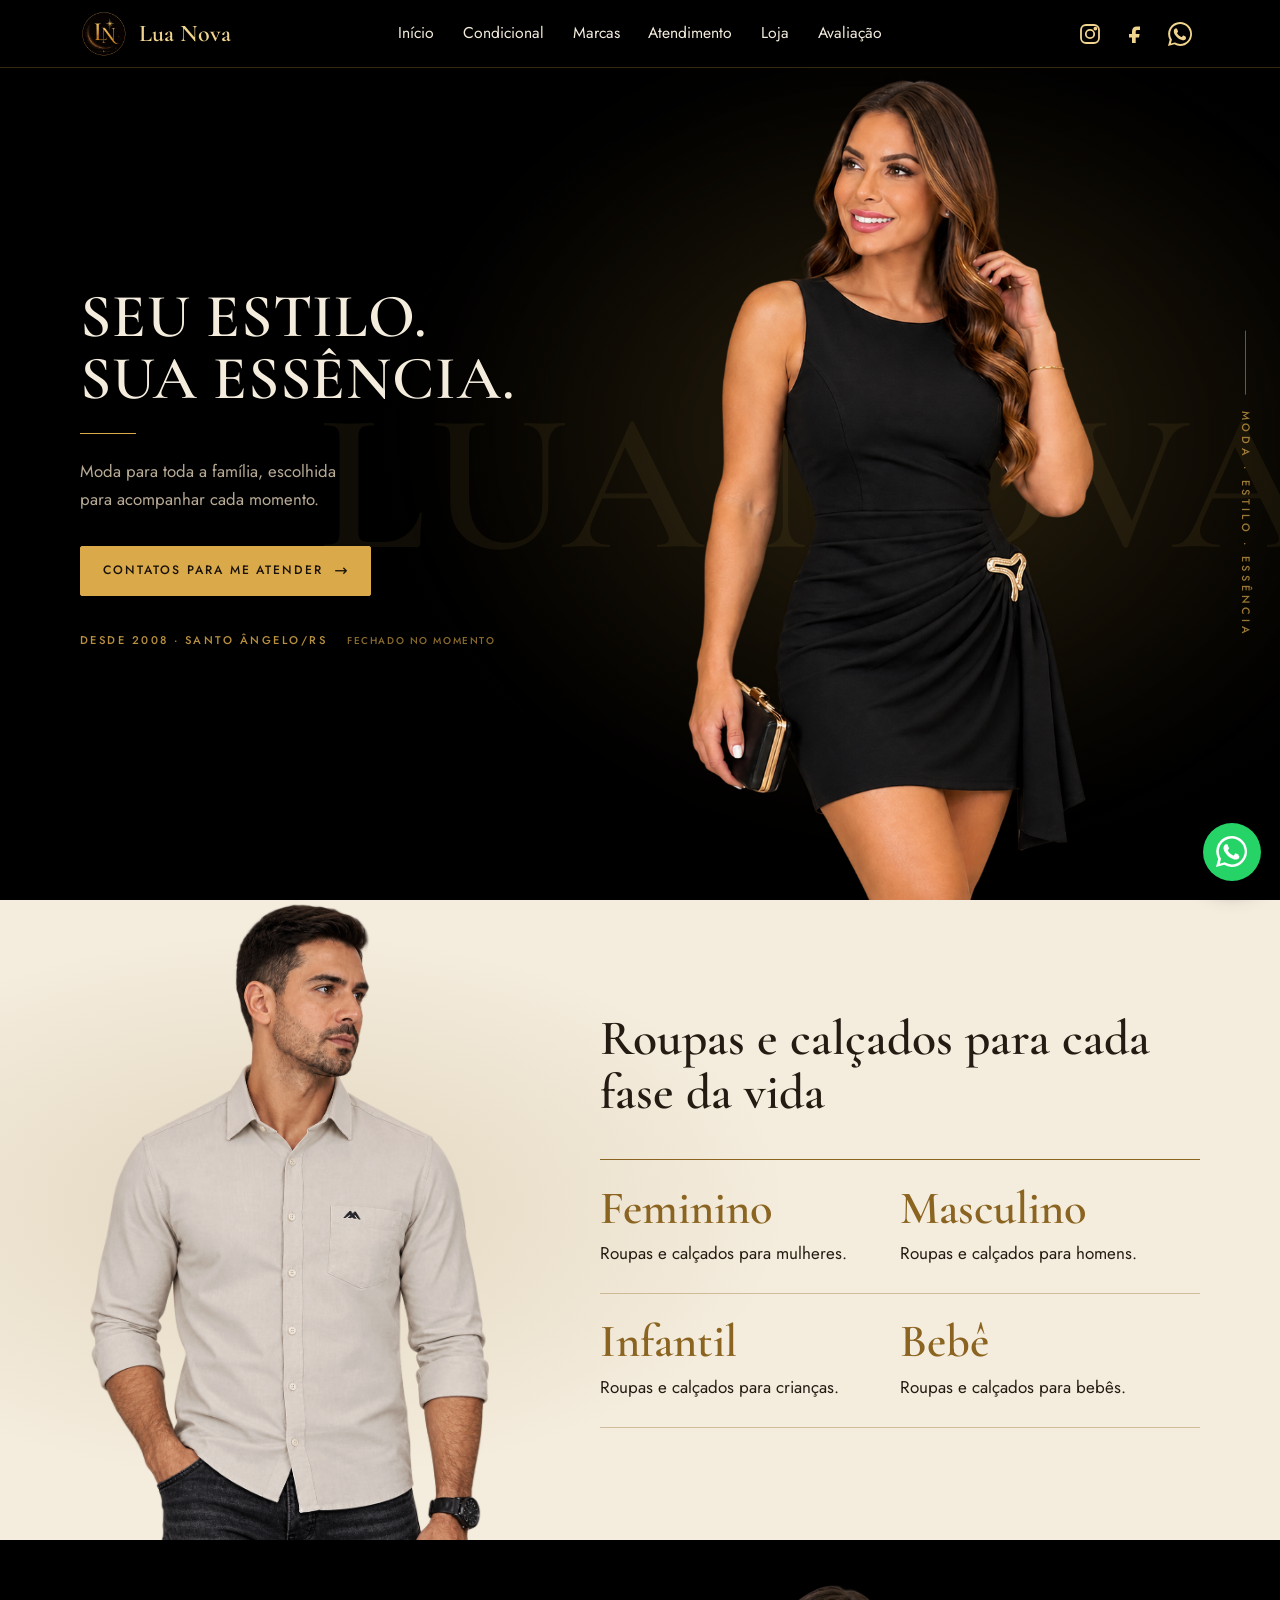
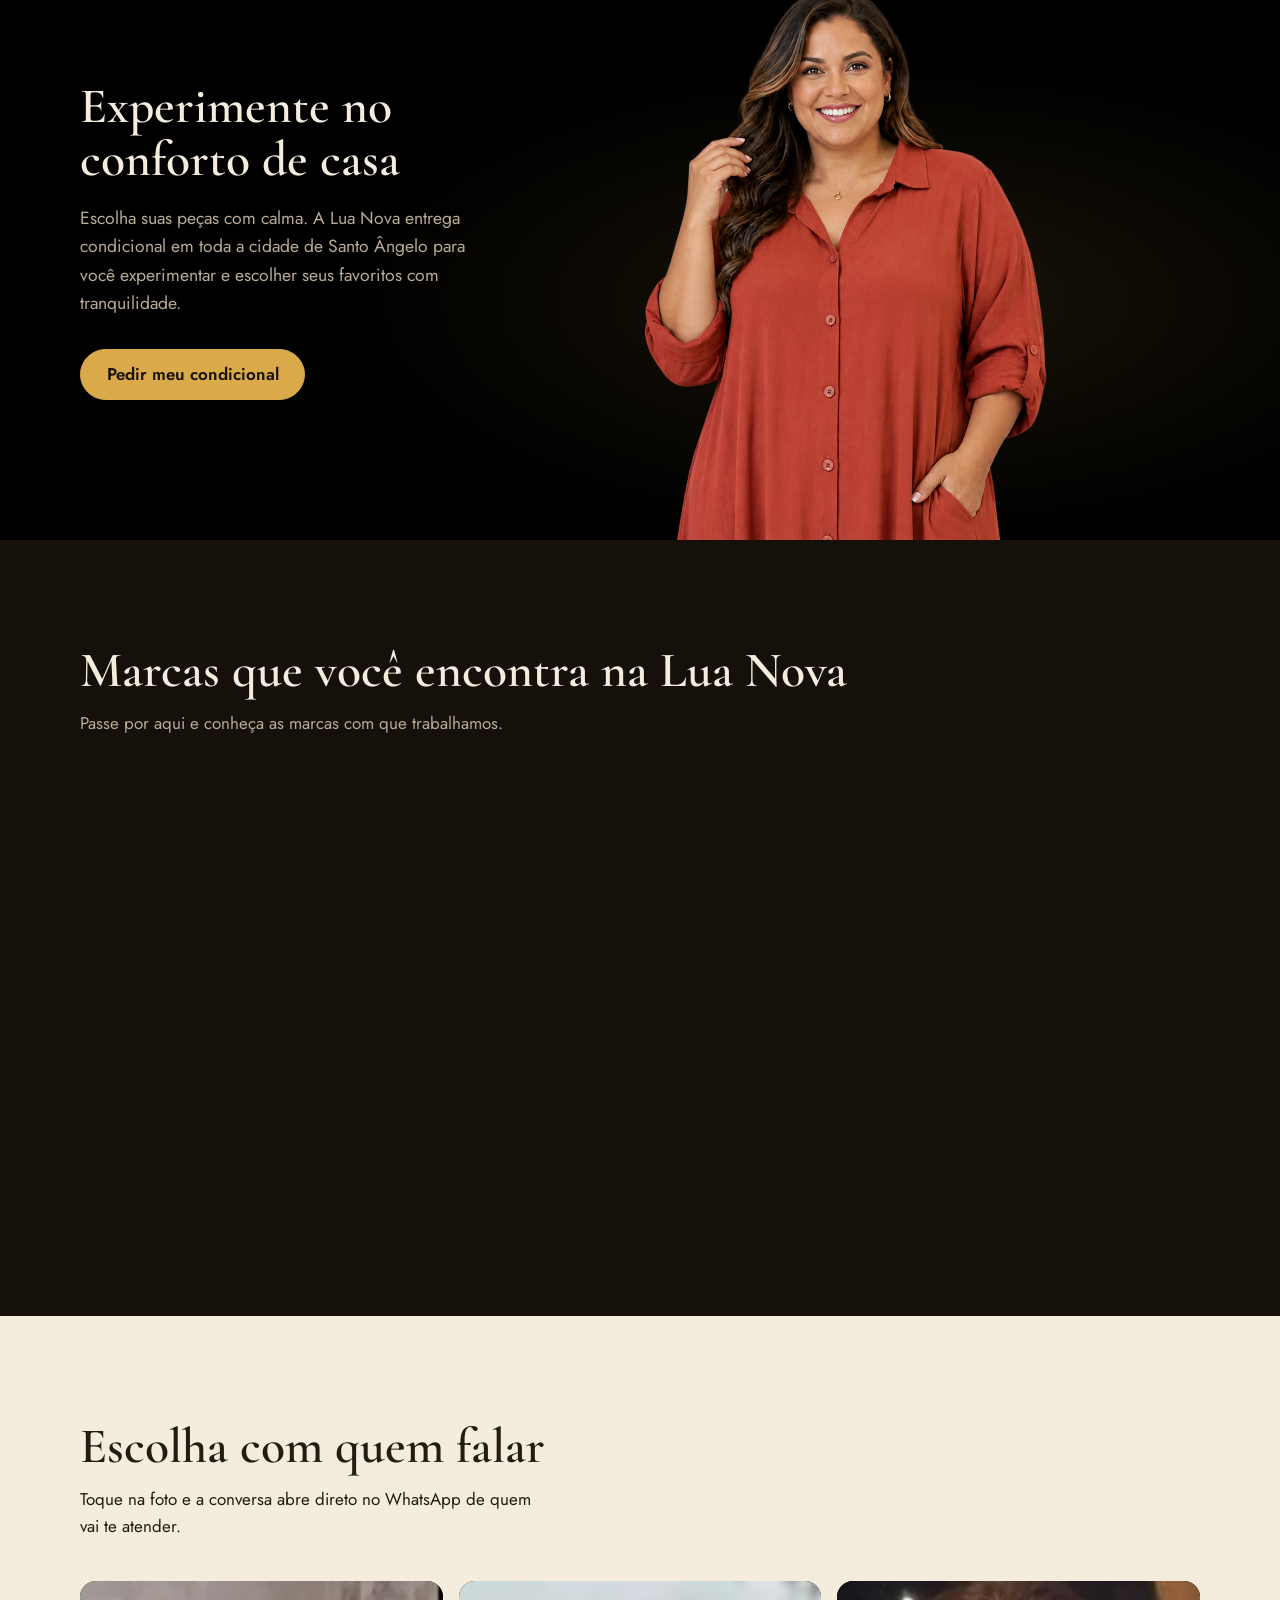
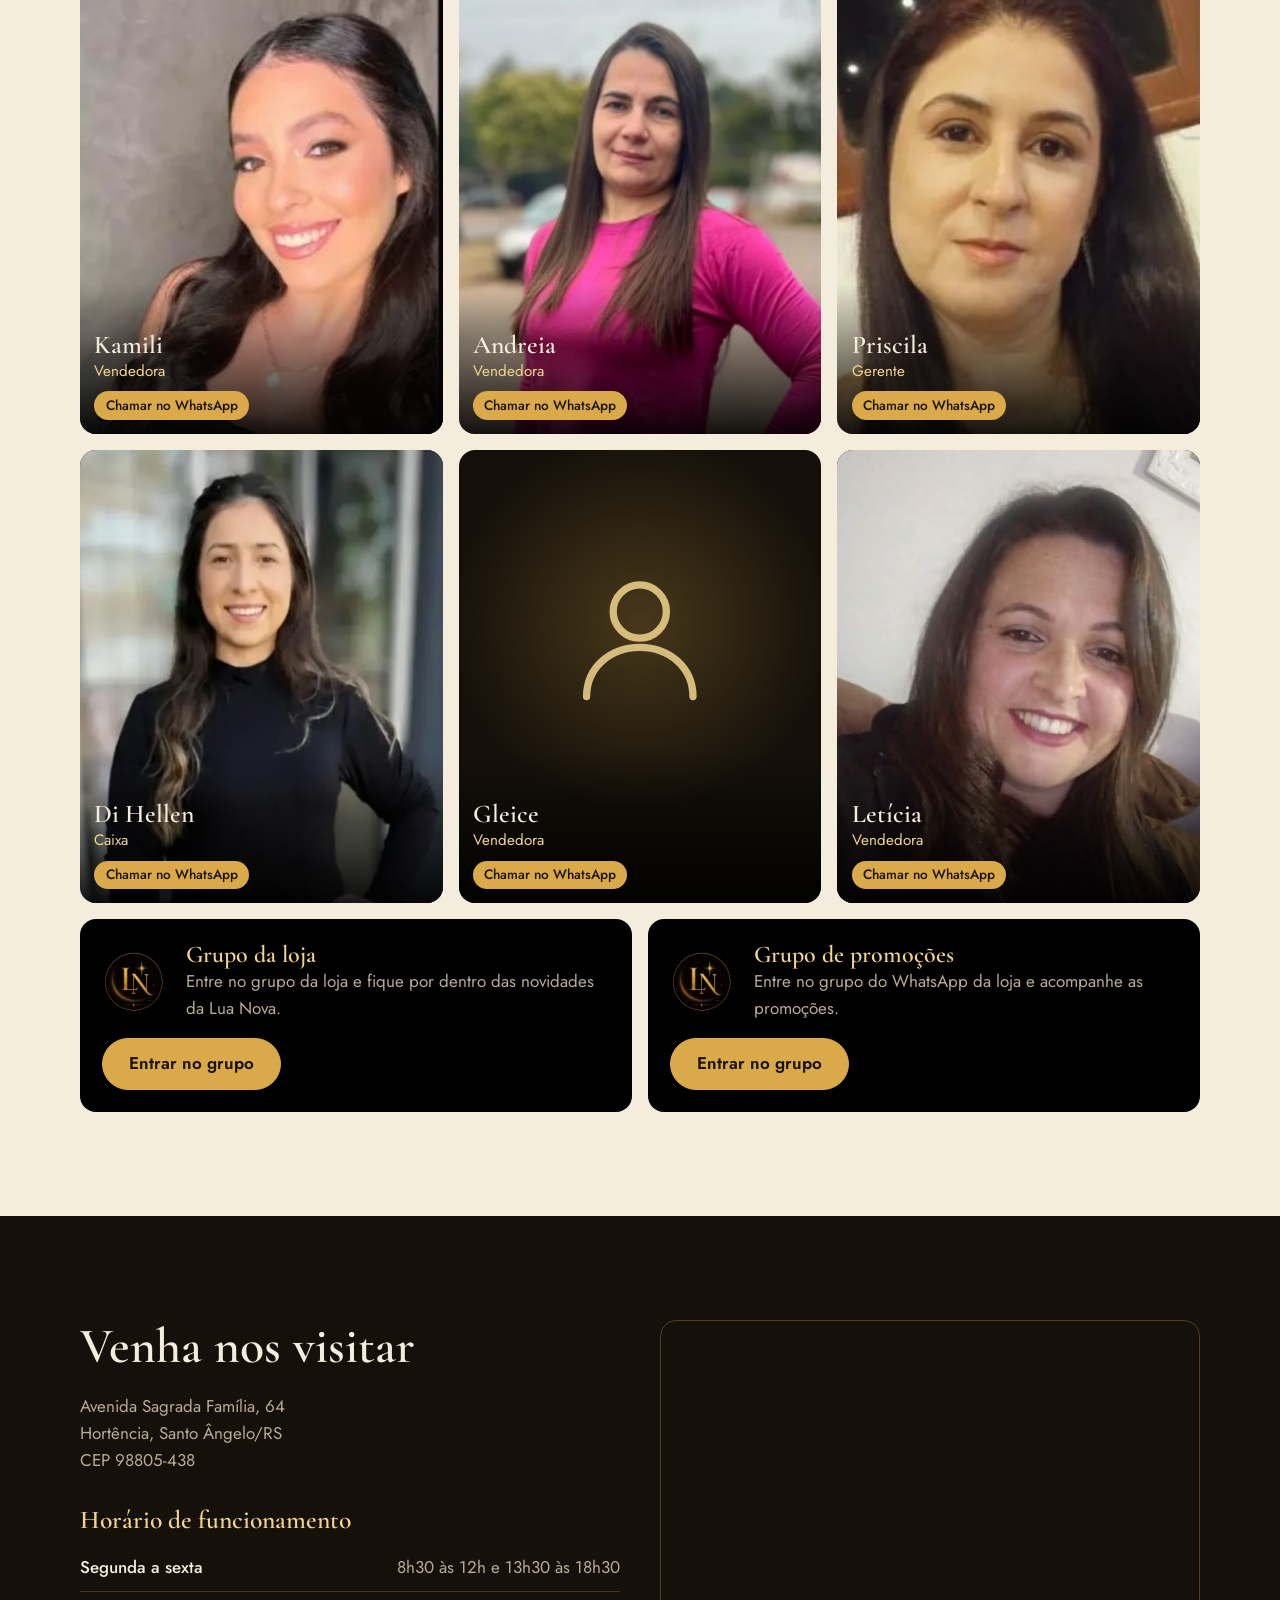
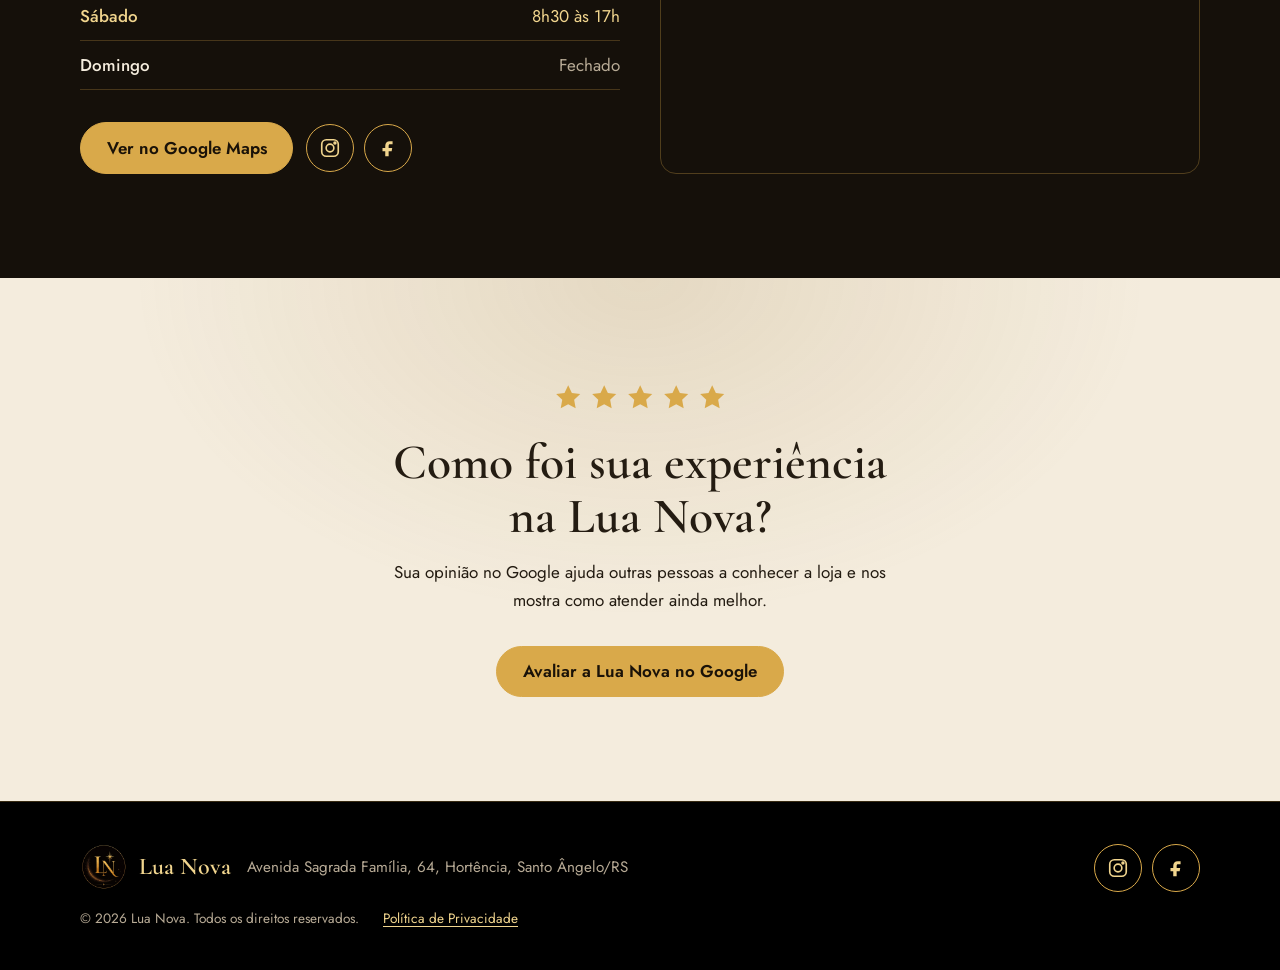
<file: index.html>
<!doctype html>
<html lang="pt-BR">

<head>
  <!-- Google tag (gtag.js) -->
  <script async src="https://www.googletagmanager.com/gtag/js?id=G-5JY68Z2DGD"></script>
  <script>
    window.dataLayer = window.dataLayer || [];
    function gtag() { dataLayer.push(arguments); }
    gtag('js', new Date());

    gtag('config', 'G-5JY68Z2DGD');
  </script>
  <meta charset="UTF-8" />
  <meta name="viewport" content="width=device-width, initial-scale=1" />
  <title>Lua Nova</title>
  <meta name="description"
    content="Loja de roupas e calçados femininos, masculinos, infantis e para bebês em Santo Ângelo/RS. Conheça as marcas, a equipe e fale direto no WhatsApp." />
  <meta name="theme-color" content="#000000" />
  <link rel="canonical" href="https://luanovasa.com.br/" />
  <meta property="og:type" content="website" />
  <meta property="og:locale" content="pt_BR" />
  <meta property="og:title" content="Lua Nova" />
  <meta property="og:description"
    content="Moda para toda a família, com atendimento de perto. Fale direto no WhatsApp." />
  <meta property="og:site_name" content="Lua Nova" />
  <meta property="og:url" content="https://luanovasa.com.br/" />
  <meta property="og:image" content="https://luanovasa.com.br/assets/images/logo.jpg" />
  <meta property="og:image:width" content="640" />
  <meta property="og:image:height" content="640" />
  <meta property="og:image:alt" content="Logo da Lua Nova, monograma LN dourado sobre fundo preto" />
  <meta name="twitter:card" content="summary" />
  <link rel="icon" href="/favicon.ico" type="image/x-icon">
  <link rel="apple-touch-icon" href="/apple-touch-icon.png">
  <link rel="preconnect" href="https://fonts.googleapis.com" />
  <link rel="preconnect" href="https://fonts.gstatic.com" crossorigin />
  <link
    href="https://fonts.googleapis.com/css2?family=Cormorant+Garamond:wght@500;600;700&family=Jost:wght@400;500;600&display=swap"
    rel="stylesheet" />
  <link rel="stylesheet" href="css/style.css" />
  <script type="application/ld+json">
      {
        "@context": "https://schema.org",
        "@type": "ClothingStore",
        "name": "Lua Nova",
        "url": "https://luanovasa.com.br/",
        "logo": "https://luanovasa.com.br/assets/images/logo.jpg",
        "image": "https://luanovasa.com.br/assets/images/logo.jpg",
        "foundingDate": "2008",
        "description": "Loja de roupas e calçados femininos, masculinos, infantis e para bebês em Santo Ângelo/RS.",
        "geo": { "@type": "GeoCoordinates", "latitude": -28.2983466, "longitude": -54.2443314 },
        "hasMap": "https://www.google.com/maps/place/Lua+Nova/@-28.2983466,-54.2633858,15z/data=!4m10!1m2!2m1!1slua+nova+santo+angelo!3m6!1s0x94fe9a7be7809287:0x67d2697c108226a5!8m2!3d-28.2983466!4d-54.2443314!15sChVsdWEgbm92YSBzYW50byBhbmdlbG-SAQ5jbG90aGluZ19zdG9yZeABAA!16s%2Fg%2F11j4t6d88w?entry=ttu&g_ep=EgoyMDI2MDkyNy4wIKXMDSoASAFQAw%3D%3D",
        "address": {
          "@type": "PostalAddress",
          "streetAddress": "Avenida Sagrada Família, 64",
          "addressLocality": "Santo Ângelo",
          "addressRegion": "RS",
          "postalCode": "98805-438",
          "addressCountry": "BR"
        },
        "openingHours": [
          "Mo-Fr 08:30-12:00",
          "Mo-Fr 13:30-18:30",
          "Sa 08:30-17:00"
        ],
        "sameAs": [
          "https://www.instagram.com/luanova.santoangelo/",
          "https://www.facebook.com/vanessa.luanova.9?locale=pt_BR"
        ]
      }
    </script>

</head>

<body>
  <a class="skip" href="#conteudo">Ir para o conteúdo</a>

  <header class="header" id="topo">
    <div class="container header__in">
      <a class="brand" href="https://luanovasa.com.br" aria-label="Lua Nova, início">
        <img src="assets/images/logo.jpg" alt="Logo Lua Nova" width="48" height="48" />
        <span>Lua Nova</span>
      </a>
      <nav class="nav" id="menu" aria-label="Principal">
        <a href="#inicio">Início</a>
        <a href="#condicional">Condicional</a>
        <a href="#marcas">Marcas</a>
        <a href="#atendimento">Atendimento</a>
        <a href="#loja">Loja</a>
        <a href="#avaliacao">Avaliação</a>
      </nav>
      <div class="header__social" aria-label="Redes sociais e WhatsApp">
        <a class="social-icon" href="#" data-rede="instagram" target="_blank" rel="noopener" aria-label="Instagram"
          title="Instagram">
          <svg viewBox="0 0 24 24" aria-hidden="true">
            <rect x="3" y="3" width="18" height="18" rx="5"></rect>
            <circle cx="12" cy="12" r="4.2"></circle>
            <circle cx="17.4" cy="6.6" r="1"></circle>
          </svg>
        </a>
        <a class="social-icon" href="#" data-rede="facebook" target="_blank" rel="noopener" aria-label="Facebook"
          title="Facebook">
          <svg viewBox="0 0 24 24" aria-hidden="true">
            <path d="M14 8h3V4.5h-3c-3.3 0-5 1.9-5 5.2V12H6v3.5h3V21h3.7v-5.5H16l.6-3.5h-3.9V10c0-1.3.4-2 1.3-2Z">
            </path>
          </svg>
        </a>
        <a class="social-icon whatsapp-header" href="#" data-whatsapp-menu aria-label="WhatsApp" title="WhatsApp">
          <svg viewBox="0 0 24 24" aria-hidden="true">
            <path
              d="M20.5 3.5A11.9 11.9 0 0 0 12 0 11.9 11.9 0 0 0 1.7 17.8L0 24l6.4-1.7A12 12 0 0 0 12 24h.1A12 12 0 0 0 24 12a11.9 11.9 0 0 0-3.5-8.5ZM12.1 22a9.9 9.9 0 0 1-5-1.4l-.4-.2-3.8 1 1-3.7-.2-.4A10 10 0 1 1 12.1 22Zm5.5-7.5c-.3-.2-1.8-.9-2.1-1s-.5-.2-.7.2-.8 1-.9 1.2-.3.2-.6.1a8.1 8.1 0 0 1-2.4-1.5 9 9 0 0 1-1.7-2.1c-.2-.3 0-.5.1-.6l.4-.5c.1-.2.2-.3.3-.5.1-.2 0-.4 0-.6s-.7-1.7-.9-2.3c-.2-.6-.5-.5-.7-.5h-.6c-.2 0-.6.1-.9.4-.3.3-1.1 1.1-1.1 2.7s1.1 3.1 1.2 3.3c.2.2 2.2 3.4 5.3 4.7.7.3 1.3.5 1.7.6.7.2 1.4.2 1.9.1.6-.1 1.8-.7 2-1.4.2-.7.2-1.3.1-1.4-.1-.2-.3-.3-.6-.4Z">
            </path>
          </svg>
        </a>
      </div>
      <button class="burger" id="burger" aria-label="Abrir menu" aria-expanded="false" aria-controls="menu">
        <span></span><span></span>
      </button>
    </div>
  </header>

  <main id="conteudo">
    <section class="hero" id="inicio">
      <span class="hero__marca" aria-hidden="true">LUA NOVA</span>
      <span class="hero__vertical" aria-hidden="true"><i></i><b>Moda · Estilo · Essência</b></span>
      <div class="hero__foto">
        <img src="assets/images/modelo.png" alt="Modelo com vestido preto e detalhe dourado" width="912" height="1181"
          fetchpriority="high" />
      </div>
      <div class="container hero__in">
        <div class="hero__txt">
          <h1>Seu estilo.<br />Sua essência.</h1>
          <span class="hero__linha" aria-hidden="true"></span>
          <p class="hero__sub">Moda para toda a família, escolhida para acompanhar cada momento.</p>
          <div class="hero__cta">
            <a class="btn" href="#atendimento">Contatos para me atender</a>
          </div>
          <p class="hero__tag" id="status">Desde 2008 · Santo Ângelo/RS</p>
        </div>
      </div>
    </section>

    <section class="familia" aria-labelledby="t-familia">
      <div class="container">
        <div class="familia__intro">
          <h2 id="t-familia">Roupas e calçados para cada fase da vida</h2>
          <img class="familia__foto-mobile" src="assets/images/familia-modelo.webp" alt="" aria-hidden="true"
            width="975" height="1614" loading="lazy" decoding="async" />
        </div>
        <ul class="familia__lista">
          <li>
            <strong>Feminino</strong><span>Roupas e calçados para mulheres.</span>
          </li>
          <li>
            <strong>Masculino</strong><span>Roupas e calçados para homens.</span>
          </li>
          <li>
            <strong>Infantil</strong><span>Roupas e calçados para crianças.</span>
          </li>
          <li>
            <strong>Bebê</strong><span>Roupas e calçados para bebês.</span>
          </li>
        </ul>
      </div>
    </section>

    <section class="condicional" id="condicional" aria-labelledby="t-cond">
      <div class="container condicional__in">
        <h2 id="t-cond">Experimente no conforto de casa</h2>
        <p>Escolha suas peças com calma. A Lua Nova entrega condicional em toda a cidade de Santo Ângelo para você
          experimentar e escolher seus favoritos com tranquilidade.</p>
        <a class="btn" href="#" data-whatsapp-condicional>Pedir meu condicional</a>
        <img class="condicional__foto-mobile" src="assets/images/condicional-modelo.webp"
          alt="Modelo usando uma camisa terracota" width="1465" height="1073" loading="lazy" decoding="async" />
      </div>
    </section>

    <section class="marcas" id="marcas" aria-labelledby="t-marcas">
      <div class="container marcas__head">
        <h2 id="t-marcas">Marcas que você encontra na Lua Nova</h2>
        <p>Passe por aqui e conheça as marcas com que trabalhamos.</p>
      </div>
      <div class="marquee" id="marquee" role="group" aria-label="Marcas disponíveis na Lua Nova"></div>
    </section>

    <section class="atend" id="atendimento" aria-labelledby="t-atend">
      <div class="container">
        <div class="atend__head">
          <h2 id="t-atend">Escolha com quem falar</h2>
          <p>
            Toque na foto e a conversa abre direto no WhatsApp de quem vai te
            atender.
          </p>
        </div>
        <ul class="equipe" id="equipe"></ul>
      </div>
    </section>

    <section class="loja" id="loja" aria-labelledby="t-loja">
      <div class="container loja__in">
        <div class="loja__info">
          <h2 id="t-loja">Venha nos visitar</h2>
          <address id="endereco"></address>
          <h3>Horário de funcionamento</h3>
          <dl class="horarios" id="horarios"></dl>
          <div class="loja__btns">
            <a class="btn" href="#" data-maps target="_blank" rel="noopener">Ver no Google Maps</a>

            <div class="social-links" aria-label="Redes sociais">
              <a class="social-icon" href="#" data-rede="instagram" target="_blank" rel="noopener"
                aria-label="Instagram" title="Instagram">
                <svg viewBox="0 0 24 24" aria-hidden="true">
                  <rect x="3" y="3" width="18" height="18" rx="5"></rect>
                  <circle cx="12" cy="12" r="4.2"></circle>
                  <circle cx="17.4" cy="6.6" r="1"></circle>
                </svg>
              </a>
              <a class="social-icon" href="#" data-rede="facebook" target="_blank" rel="noopener" aria-label="Facebook"
                title="Facebook">
                <svg viewBox="0 0 24 24" aria-hidden="true">
                  <path d="M14 8h3V4.5h-3c-3.3 0-5 1.9-5 5.2V12H6v3.5h3V21h3.7v-5.5H16l.6-3.5h-3.9V10c0-1.3.4-2 1.3-2Z">
                  </path>
                </svg>
              </a>
            </div>
          </div>
        </div>
        <div class="loja__mapa">
          <iframe id="mapa" title="Mapa com a localização da Lua Nova em Santo Ângelo" loading="lazy"
            referrerpolicy="no-referrer-when-downgrade"></iframe>
        </div>
      </div>
    </section>

    <section class="avaliacao" id="avaliacao" aria-labelledby="t-aval">
      <div class="container avaliacao__in">
        <div class="avaliacao__estrelas" aria-hidden="true">
          <svg viewBox="0 0 24 24" aria-hidden="true"><path d="M12 2.5l2.9 6.1 6.6.9-4.8 4.6 1.2 6.6L12 17.5l-5.9 3.2 1.2-6.6L2.5 9.5l6.6-.9z"></path></svg><svg viewBox="0 0 24 24" aria-hidden="true"><path d="M12 2.5l2.9 6.1 6.6.9-4.8 4.6 1.2 6.6L12 17.5l-5.9 3.2 1.2-6.6L2.5 9.5l6.6-.9z"></path></svg><svg viewBox="0 0 24 24" aria-hidden="true"><path d="M12 2.5l2.9 6.1 6.6.9-4.8 4.6 1.2 6.6L12 17.5l-5.9 3.2 1.2-6.6L2.5 9.5l6.6-.9z"></path></svg><svg viewBox="0 0 24 24" aria-hidden="true"><path d="M12 2.5l2.9 6.1 6.6.9-4.8 4.6 1.2 6.6L12 17.5l-5.9 3.2 1.2-6.6L2.5 9.5l6.6-.9z"></path></svg><svg viewBox="0 0 24 24" aria-hidden="true"><path d="M12 2.5l2.9 6.1 6.6.9-4.8 4.6 1.2 6.6L12 17.5l-5.9 3.2 1.2-6.6L2.5 9.5l6.6-.9z"></path></svg>
        </div>
        <h2 id="t-aval">Como foi sua experiência na Lua Nova?</h2>
        <p>Sua opinião no Google ajuda outras pessoas a conhecer a loja e nos mostra como atender ainda melhor.</p>
        <a class="btn" href="#" data-avaliacao target="_blank" rel="noopener">Avaliar a Lua Nova no Google</a>
      </div>
    </section>
  </main>

  <footer class="footer">
    <div class="container footer__in">
      <a class="brand" href="#topo"><img src="assets/images/logo.jpg" alt="" width="48" height="48" /><span>Lua
          Nova</span></a>
      <p id="rodape-end"></p>
      <div class="footer__social" aria-label="Redes sociais">
        <a class="social-icon" href="#" data-rede="instagram" target="_blank" rel="noopener" aria-label="Instagram"
          title="Instagram">
          <svg viewBox="0 0 24 24" aria-hidden="true">
            <rect x="3" y="3" width="18" height="18" rx="5"></rect>
            <circle cx="12" cy="12" r="4.2"></circle>
            <circle cx="17.4" cy="6.6" r="1"></circle>
          </svg>
        </a>
        <a class="social-icon" href="#" data-rede="facebook" target="_blank" rel="noopener" aria-label="Facebook"
          title="Facebook">
          <svg viewBox="0 0 24 24" aria-hidden="true">
            <path d="M14 8h3V4.5h-3c-3.3 0-5 1.9-5 5.2V12H6v3.5h3V21h3.7v-5.5H16l.6-3.5h-3.9V10c0-1.3.4-2 1.3-2Z">
            </path>
          </svg>
        </a>
      </div>
      <div class="footer__bottom">
        <p class="footer__copy" id="copy"></p>
        <p class="footer__legal"><a href="privacidade.html">Política de Privacidade</a></p>
      </div>
    </div>
  </footer>

  <div class="whatsapp-fab-wrap">
    <div class="whatsapp-menu" id="whatsapp-menu" aria-hidden="true"></div>
    <button class="fab whatsapp-fab" id="whatsapp-fab" type="button" aria-label="Abrir opções de WhatsApp"
      aria-expanded="false">
      <svg viewBox="0 0 24 24" aria-hidden="true">
        <path
          d="M20.5 3.5A11.9 11.9 0 0 0 12 0 11.9 11.9 0 0 0 1.7 17.8L0 24l6.4-1.7A12 12 0 0 0 12 24h.1A12 12 0 0 0 24 12a11.9 11.9 0 0 0-3.5-8.5ZM12.1 22a9.9 9.9 0 0 1-5-1.4l-.4-.2-3.8 1 1-3.7-.2-.4A10 10 0 1 1 12.1 22Zm5.5-7.5c-.3-.2-1.8-.9-2.1-1s-.5-.2-.7.2-.8 1-.9 1.2-.3.2-.6.1a8.1 8.1 0 0 1-2.4-1.5 9 9 0 0 1-1.7-2.1c-.2-.3 0-.5.1-.6l.4-.5c.1-.2.2-.3.3-.5.1-.2 0-.4 0-.6s-.7-1.7-.9-2.3c-.2-.6-.5-.5-.7-.5h-.6c-.2 0-.6.1-.9.4-.3.3-1.1 1.1-1.1 2.7s1.1 3.1 1.2 3.3c.2.2 2.2 3.4 5.3 4.7.7.3 1.3.5 1.7.6.7.2 1.4.2 1.9.1.6-.1 1.8-.7 2-1.4.2-.7.2-1.3.1-1.4-.1-.2-.3-.3-.6-.4Z">
        </path>
      </svg>
    </button>
  </div>

  <script src="js/config.js"></script>
  <script src="js/script.js"></script>
</body>

</html>
</file>
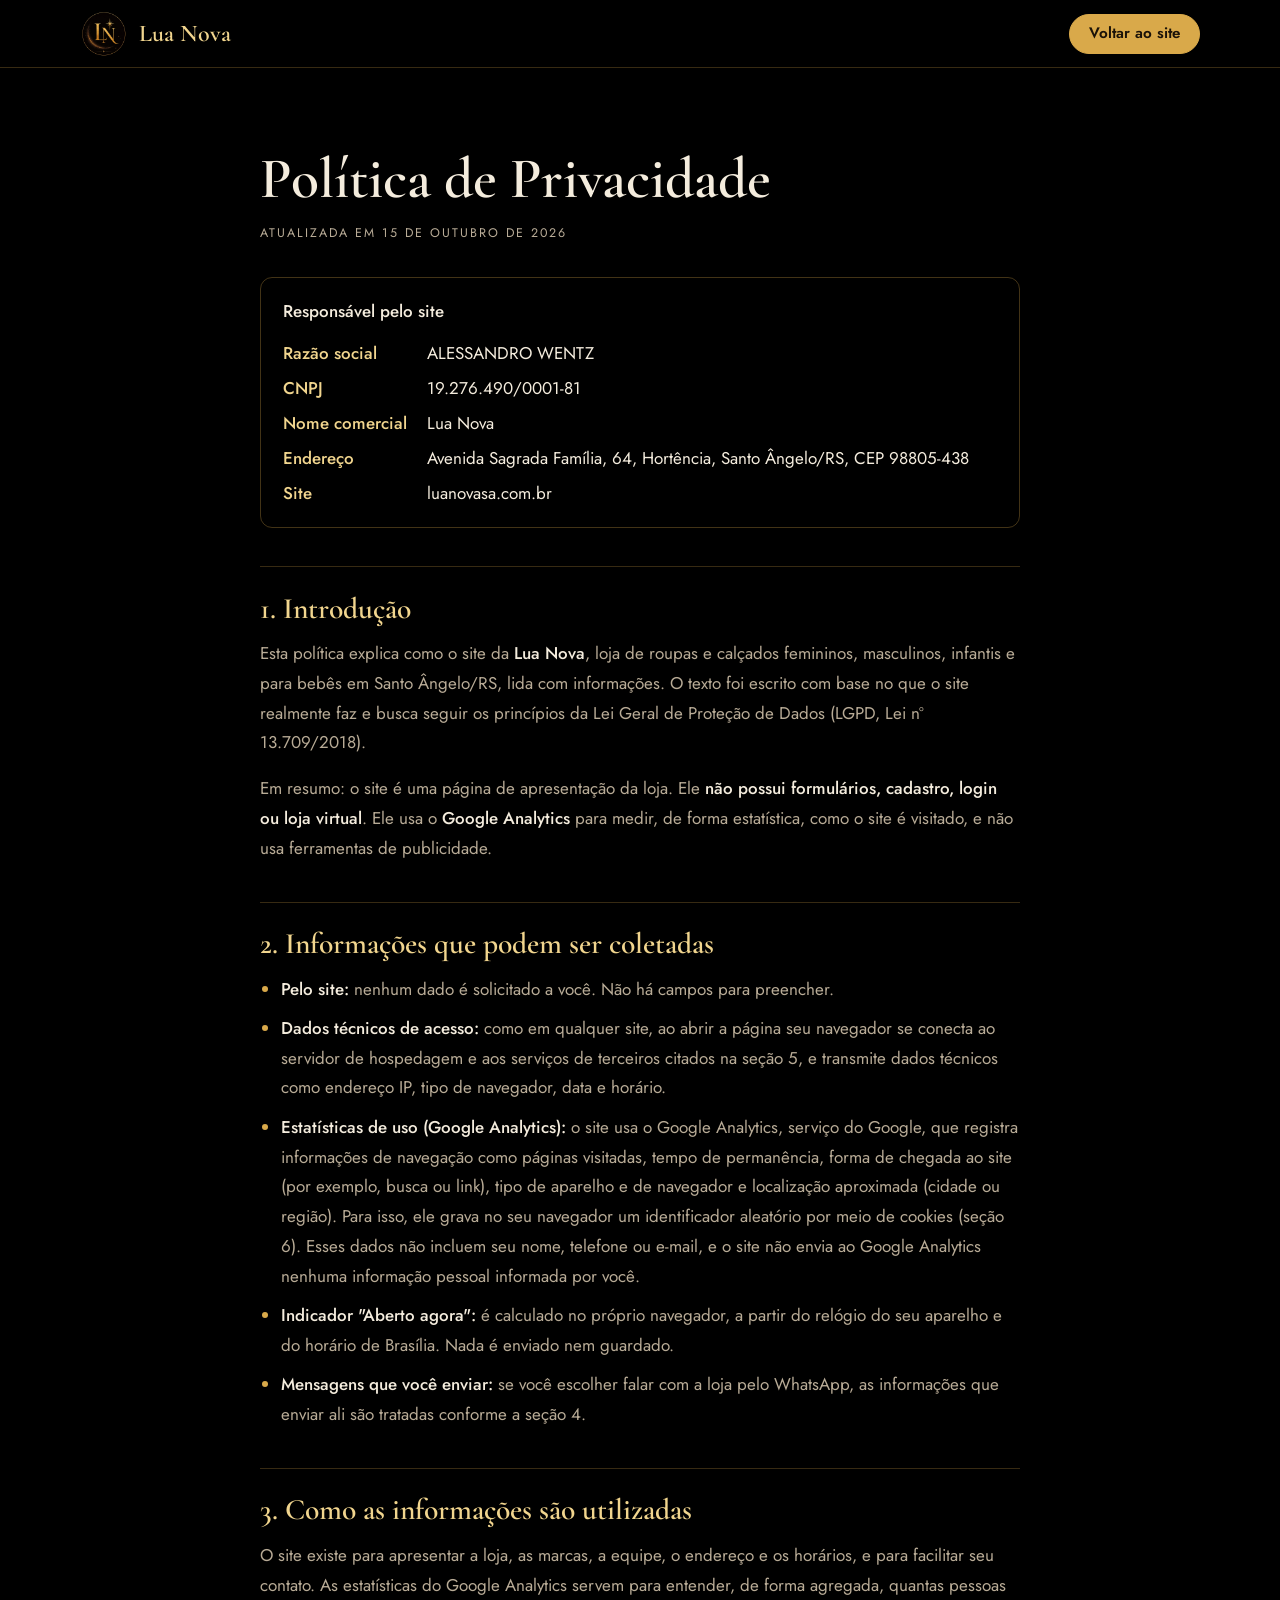
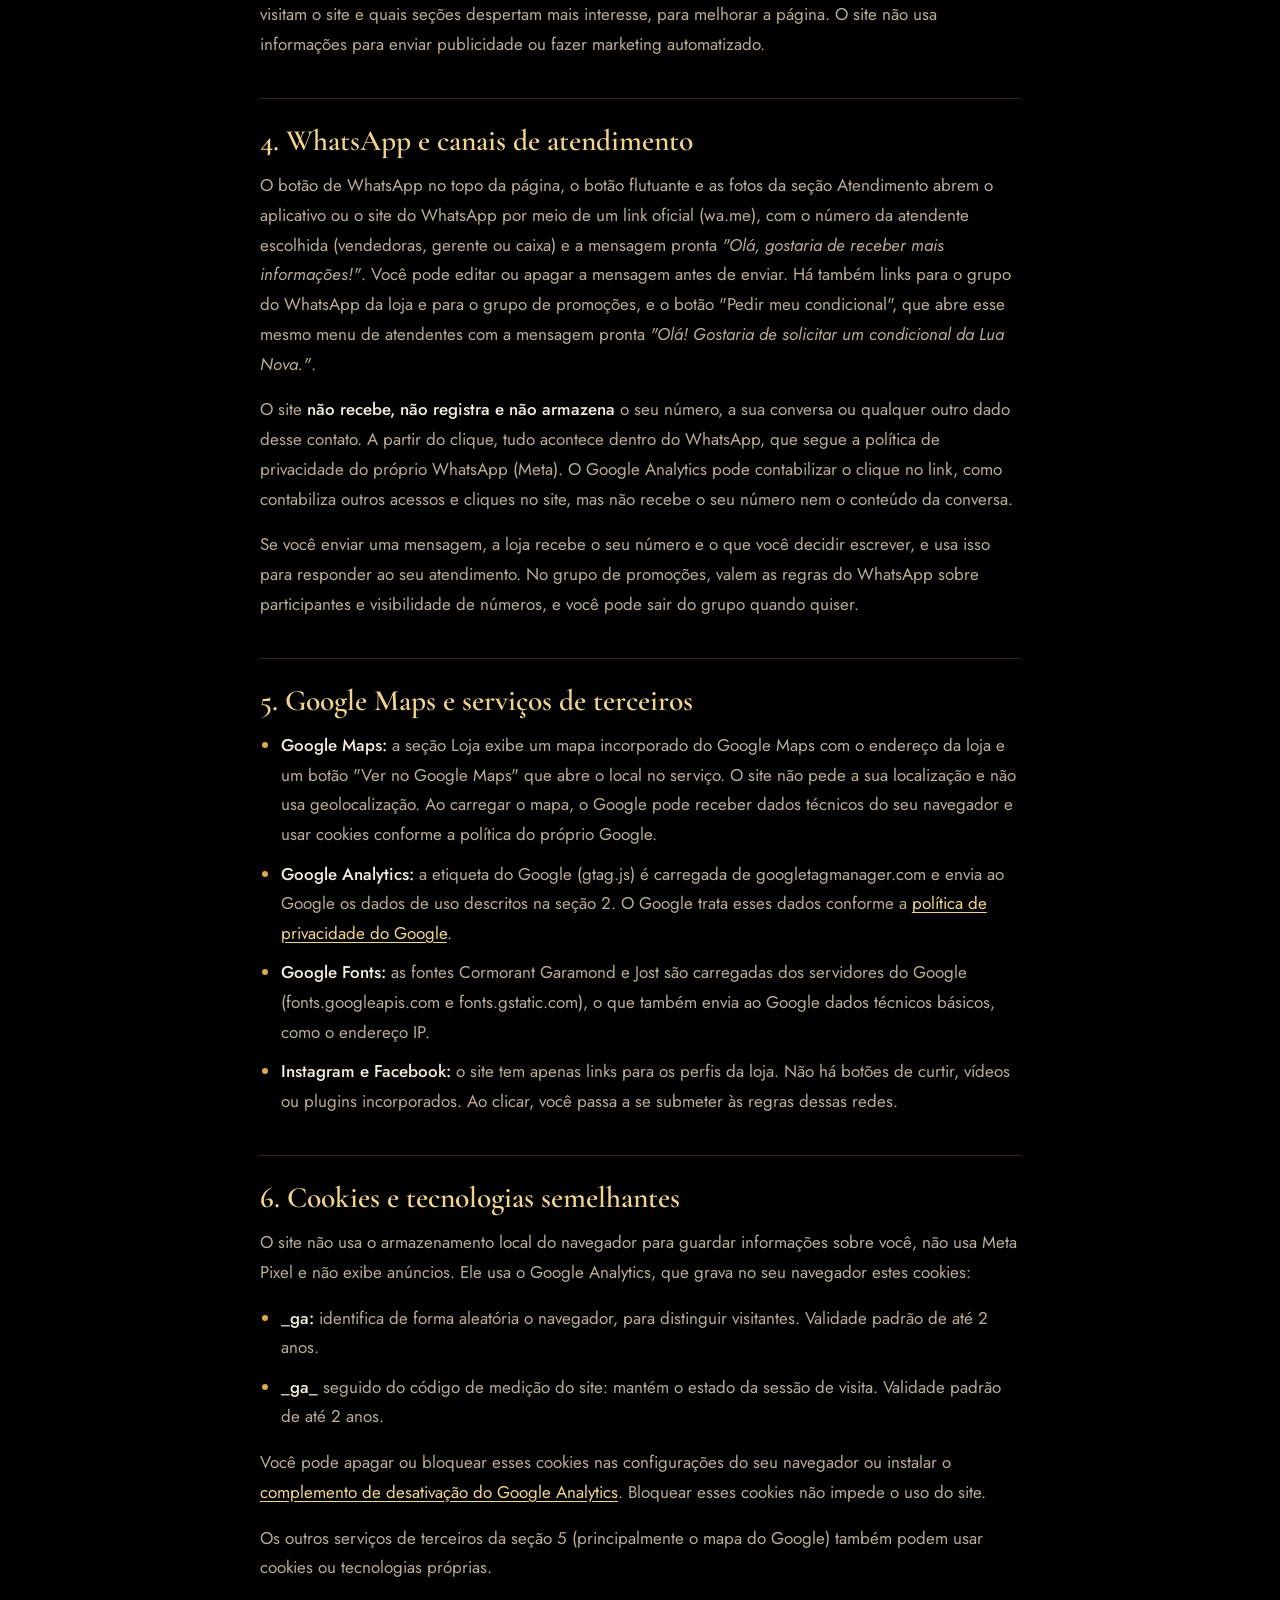
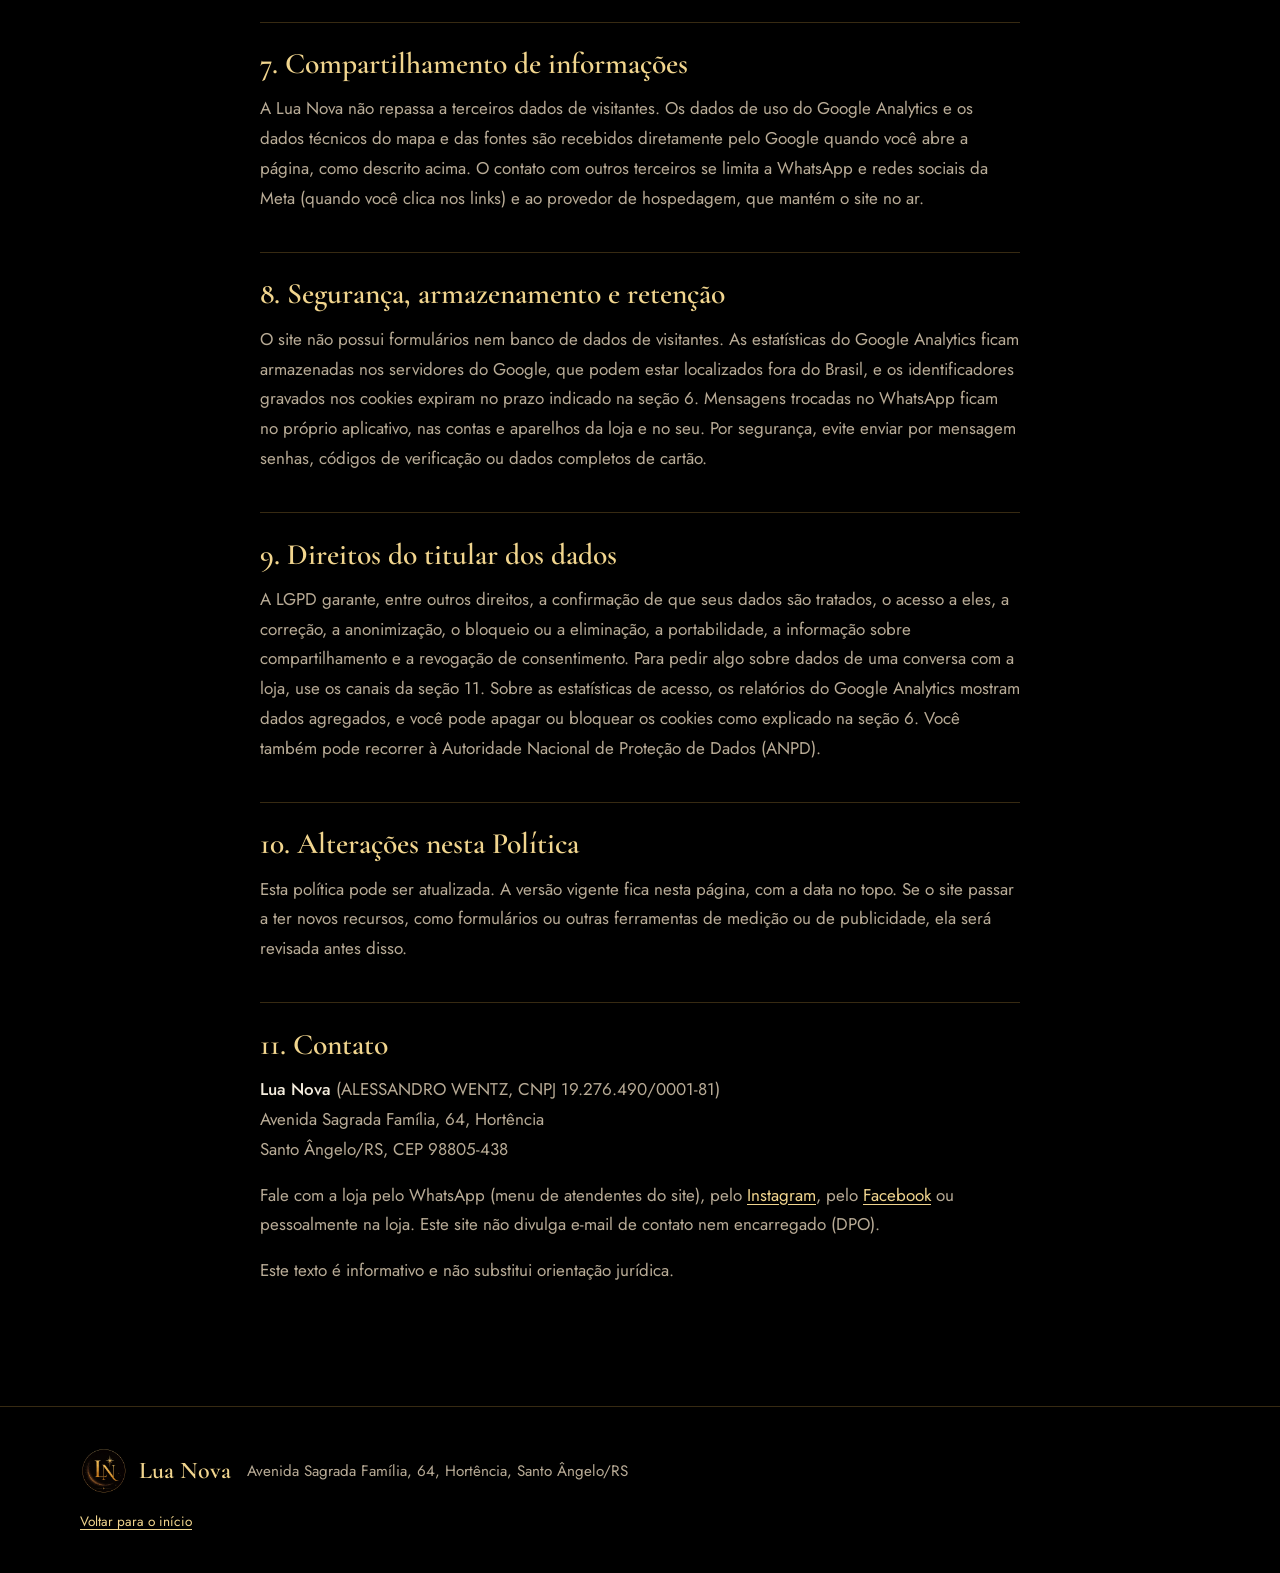
<file: privacidade.html>
<!DOCTYPE html>
<html lang="pt-BR">
  <head>
    <meta charset="UTF-8" />
    <meta name="viewport" content="width=device-width, initial-scale=1" />
    <title>Política de Privacidade | Lua Nova</title>
    <meta name="description" content="Como o site da Lua Nova, loja de roupas e calçados em Santo Ângelo/RS, trata informações: WhatsApp, Google Maps, Google Analytics, fontes externas, cookies e seus direitos pela LGPD." />
    <link rel="canonical" href="https://luanovasa.com.br/privacidade.html" />
    <meta name="theme-color" content="#000000" />
    <link rel="icon" type="image/png" href="assets/images/favicon.png" />
    <link rel="preconnect" href="https://fonts.googleapis.com" />
    <link rel="preconnect" href="https://fonts.gstatic.com" crossorigin />
    <link href="https://fonts.googleapis.com/css2?family=Cormorant+Garamond:wght@500;600;700&family=Jost:wght@400;500;600&display=swap" rel="stylesheet" />
    <link rel="stylesheet" href="css/style.css" />
  </head>
  <body>
    <header class="header">
      <div class="container header__in header__in--simple">
        <a class="brand" href="index.html" aria-label="Lua Nova, voltar ao início">
          <img src="assets/images/logo.jpg" alt="Logo Lua Nova" width="48" height="48" /><span>Lua Nova</span>
        </a>
        <a class="btn btn--sm" href="index.html">Voltar ao site</a>
      </div>
    </header>
    <main class="legal">
      <div class="container legal__in">
        <h1>Política de Privacidade</h1>
        <p class="legal__data">Atualizada em 15 de outubro de 2026</p>

        <div class="legal__id">
          <p><strong>Responsável pelo site</strong></p>
          <dl>
            <dt>Razão social</dt><dd>ALESSANDRO WENTZ</dd>
            <dt>CNPJ</dt><dd>19.276.490/0001-81</dd>
            <dt>Nome comercial</dt><dd>Lua Nova</dd>
            <dt>Endereço</dt><dd>Avenida Sagrada Família, 64, Hortência, Santo Ângelo/RS, CEP 98805-438</dd>
            <dt>Site</dt><dd>luanovasa.com.br</dd>
          </dl>
        </div>

        <h2>1. Introdução</h2>
        <p>Esta política explica como o site da <strong>Lua Nova</strong>, loja de roupas e calçados femininos, masculinos, infantis e para bebês em Santo Ângelo/RS, lida com informações. O texto foi escrito com base no que o site realmente faz e busca seguir os princípios da Lei Geral de Proteção de Dados (LGPD, Lei nº 13.709/2018).</p>
        <p>Em resumo: o site é uma página de apresentação da loja. Ele <strong>não possui formulários, cadastro, login ou loja virtual</strong>. Ele usa o <strong>Google Analytics</strong> para medir, de forma estatística, como o site é visitado, e não usa ferramentas de publicidade.</p>
        <h2>2. Informações que podem ser coletadas</h2>
        <ul>
          <li><strong>Pelo site:</strong> nenhum dado é solicitado a você. Não há campos para preencher.</li>
          <li><strong>Dados técnicos de acesso:</strong> como em qualquer site, ao abrir a página seu navegador se conecta ao servidor de hospedagem e aos serviços de terceiros citados na seção 5, e transmite dados técnicos como endereço IP, tipo de navegador, data e horário.</li>
          <li><strong>Estatísticas de uso (Google Analytics):</strong> o site usa o Google Analytics, serviço do Google, que registra informações de navegação como páginas visitadas, tempo de permanência, forma de chegada ao site (por exemplo, busca ou link), tipo de aparelho e de navegador e localização aproximada (cidade ou região). Para isso, ele grava no seu navegador um identificador aleatório por meio de cookies (seção 6). Esses dados não incluem seu nome, telefone ou e-mail, e o site não envia ao Google Analytics nenhuma informação pessoal informada por você.</li>
          <li><strong>Indicador "Aberto agora":</strong> é calculado no próprio navegador, a partir do relógio do seu aparelho e do horário de Brasília. Nada é enviado nem guardado.</li>
          <li><strong>Mensagens que você enviar:</strong> se você escolher falar com a loja pelo WhatsApp, as informações que enviar ali são tratadas conforme a seção 4.</li>
        </ul>
        <h2>3. Como as informações são utilizadas</h2>
        <p>O site existe para apresentar a loja, as marcas, a equipe, o endereço e os horários, e para facilitar seu contato. As estatísticas do Google Analytics servem para entender, de forma agregada, quantas pessoas visitam o site e quais seções despertam mais interesse, para melhorar a página. O site não usa informações para enviar publicidade ou fazer marketing automatizado.</p>
        <h2>4. WhatsApp e canais de atendimento</h2>
        <p>O botão de WhatsApp no topo da página, o botão flutuante e as fotos da seção Atendimento abrem o aplicativo ou o site do WhatsApp por meio de um link oficial (wa.me), com o número da atendente escolhida (vendedoras, gerente ou caixa) e a mensagem pronta <em>"Olá, gostaria de receber mais informações!"</em>. Você pode editar ou apagar a mensagem antes de enviar. Há também links para o grupo do WhatsApp da loja e para o grupo de promoções, e o botão "Pedir meu condicional", que abre esse mesmo menu de atendentes com a mensagem pronta <em>"Olá! Gostaria de solicitar um condicional da Lua Nova."</em>.</p>
        <p>O site <strong>não recebe, não registra e não armazena</strong> o seu número, a sua conversa ou qualquer outro dado desse contato. A partir do clique, tudo acontece dentro do WhatsApp, que segue a política de privacidade do próprio WhatsApp (Meta). O Google Analytics pode contabilizar o clique no link, como contabiliza outros acessos e cliques no site, mas não recebe o seu número nem o conteúdo da conversa.</p>
        <p>Se você enviar uma mensagem, a loja recebe o seu número e o que você decidir escrever, e usa isso para responder ao seu atendimento. No grupo de promoções, valem as regras do WhatsApp sobre participantes e visibilidade de números, e você pode sair do grupo quando quiser.</p>
        <h2>5. Google Maps e serviços de terceiros</h2>
        <ul>
          <li><strong>Google Maps:</strong> a seção Loja exibe um mapa incorporado do Google Maps com o endereço da loja e um botão "Ver no Google Maps" que abre o local no serviço. O site não pede a sua localização e não usa geolocalização. Ao carregar o mapa, o Google pode receber dados técnicos do seu navegador e usar cookies conforme a política do próprio Google.</li>
          <li><strong>Google Analytics:</strong> a etiqueta do Google (gtag.js) é carregada de googletagmanager.com e envia ao Google os dados de uso descritos na seção 2. O Google trata esses dados conforme a <a href="https://policies.google.com/privacy" target="_blank" rel="noopener">política de privacidade do Google</a>.</li>
          <li><strong>Google Fonts:</strong> as fontes Cormorant Garamond e Jost são carregadas dos servidores do Google (fonts.googleapis.com e fonts.gstatic.com), o que também envia ao Google dados técnicos básicos, como o endereço IP.</li>
          <li><strong>Instagram e Facebook:</strong> o site tem apenas links para os perfis da loja. Não há botões de curtir, vídeos ou plugins incorporados. Ao clicar, você passa a se submeter às regras dessas redes.</li>
        </ul>
        <h2>6. Cookies e tecnologias semelhantes</h2>
        <p>O site não usa o armazenamento local do navegador para guardar informações sobre você, não usa Meta Pixel e não exibe anúncios. Ele usa o Google Analytics, que grava no seu navegador estes cookies:</p>
        <ul>
          <li><strong>_ga:</strong> identifica de forma aleatória o navegador, para distinguir visitantes. Validade padrão de até 2 anos.</li>
          <li><strong>_ga_</strong> seguido do código de medição do site: mantém o estado da sessão de visita. Validade padrão de até 2 anos.</li>
        </ul>
        <p>Você pode apagar ou bloquear esses cookies nas configurações do seu navegador ou instalar o <a href="https://tools.google.com/dlpage/gaoptout" target="_blank" rel="noopener">complemento de desativação do Google Analytics</a>. Bloquear esses cookies não impede o uso do site.</p>
        <p>Os outros serviços de terceiros da seção 5 (principalmente o mapa do Google) também podem usar cookies ou tecnologias próprias.</p>
        <h2>7. Compartilhamento de informações</h2>
        <p>A Lua Nova não repassa a terceiros dados de visitantes. Os dados de uso do Google Analytics e os dados técnicos do mapa e das fontes são recebidos diretamente pelo Google quando você abre a página, como descrito acima. O contato com outros terceiros se limita a WhatsApp e redes sociais da Meta (quando você clica nos links) e ao provedor de hospedagem, que mantém o site no ar.</p>
        <h2>8. Segurança, armazenamento e retenção</h2>
        <p>O site não possui formulários nem banco de dados de visitantes. As estatísticas do Google Analytics ficam armazenadas nos servidores do Google, que podem estar localizados fora do Brasil, e os identificadores gravados nos cookies expiram no prazo indicado na seção 6. Mensagens trocadas no WhatsApp ficam no próprio aplicativo, nas contas e aparelhos da loja e no seu. Por segurança, evite enviar por mensagem senhas, códigos de verificação ou dados completos de cartão.</p>
        <h2>9. Direitos do titular dos dados</h2>
        <p>A LGPD garante, entre outros direitos, a confirmação de que seus dados são tratados, o acesso a eles, a correção, a anonimização, o bloqueio ou a eliminação, a portabilidade, a informação sobre compartilhamento e a revogação de consentimento. Para pedir algo sobre dados de uma conversa com a loja, use os canais da seção 11. Sobre as estatísticas de acesso, os relatórios do Google Analytics mostram dados agregados, e você pode apagar ou bloquear os cookies como explicado na seção 6. Você também pode recorrer à Autoridade Nacional de Proteção de Dados (ANPD).</p>
        <h2>10. Alterações nesta Política</h2>
        <p>Esta política pode ser atualizada. A versão vigente fica nesta página, com a data no topo. Se o site passar a ter novos recursos, como formulários ou outras ferramentas de medição ou de publicidade, ela será revisada antes disso.</p>
        <h2>11. Contato</h2>
        <p><strong>Lua Nova</strong> (ALESSANDRO WENTZ, CNPJ 19.276.490/0001-81)<br />Avenida Sagrada Família, 64, Hortência<br />Santo Ângelo/RS, CEP 98805-438</p>
        <p>Fale com a loja pelo WhatsApp (menu de atendentes do site), pelo <a href="https://www.instagram.com/luanova.santoangelo/" target="_blank" rel="noopener">Instagram</a>, pelo <a href="https://www.facebook.com/vanessa.luanova.9?locale=pt_BR" target="_blank" rel="noopener">Facebook</a> ou pessoalmente na loja. Este site não divulga e-mail de contato nem encarregado (DPO).</p>
        <p>Este texto é informativo e não substitui orientação jurídica.</p>
      </div>
    </main>

    <footer class="footer footer--simple">
      <div class="container footer__in">
        <a class="brand" href="index.html"><img src="assets/images/logo.jpg" alt="" width="48" height="48" /><span>Lua Nova</span></a>
        <p>Avenida Sagrada Família, 64, Hortência, Santo Ângelo/RS</p>
        <p class="footer__copy"><a href="index.html">Voltar para o início</a></p>
      </div>
    </footer>
  </body>
</html>
</file>
<file: css/style.css>
:root {
  --black: #000;
  --coal: #15100a;
  --gold: #d9a94a;
  --gold-hi: #f1d58e;
  --gold-deep: #8a6420;
  --cream: #f4ecdd;
  --ink: #241c12;
  --muted: #b8ab96;
  --serif: "Cormorant Garamond", Georgia, serif;
  --sans: "Jost", system-ui, sans-serif;
  --pad: clamp(1.25rem, 5vw, 2.5rem);
  --sec: clamp(3.5rem, 9vw, 6.5rem);
  --header-h: 68px;
}
*, *::before, *::after { box-sizing: border-box; }
html { scroll-behavior: smooth; scroll-padding-top: var(--header-h); }
body { margin: 0; font: 400 1.0625rem/1.6 var(--sans); color: var(--cream); background: var(--black); overflow-x: hidden; }
img { max-width: 100%; display: block; }
a { color: inherit; }
ul { list-style: none; margin: 0; padding: 0; }
h1, h2, h3 { font-family: var(--serif); font-weight: 600; line-height: 1.08; margin: 0; }
h2 { font-size: clamp(2rem, 5vw, 3.1rem); }
h3 { font-size: 1.5rem; }
p { margin: 0; }
:focus-visible { outline: 2px solid var(--gold-hi); outline-offset: 3px; }
.container { width: min(1120px, 100% - 2 * var(--pad)); margin-inline: auto; }
.skip { position: absolute; left: -999px; top: 0; background: var(--gold); color: #000; padding: .6rem 1rem; z-index: 100; }
.skip:focus { left: 0; }

/* Botões */
.btn { display: inline-flex; align-items: center; justify-content: center; min-height: 48px; padding: .7rem 1.6rem; border-radius: 999px; background: var(--gold); color: #1a1208; font-weight: 600; text-decoration: none; border: 1.5px solid var(--gold); transition: background .2s, color .2s; }
.btn:hover { background: var(--gold-hi); border-color: var(--gold-hi); }
.btn--ghost { background: transparent; color: var(--gold-hi); }
.btn--ghost:hover { background: rgba(217,169,74,.14); color: var(--gold-hi); }
.btn--sm { min-height: 40px; padding: .4rem 1.2rem; font-size: .95rem; }

/* Header */
.header { position: sticky; top: 0; z-index: 50; height: var(--header-h); background: rgba(0,0,0,.92); backdrop-filter: blur(8px); border-bottom: 1px solid rgba(217,169,74,.25); }
.header__in { display: grid; grid-template-columns: 1fr auto 1fr; align-items: center; gap: 1.5rem; height: 100%; }
.brand { display: flex; align-items: center; gap: .7rem; text-decoration: none; font: 600 1.5rem/1 var(--serif); color: var(--gold-hi); margin-right: auto; }
.brand img { width: 48px; height: 48px; border-radius: 50%; }
.nav { display: flex; gap: 1.8rem; }
.nav a { text-decoration: none; color: var(--cream); font-size: .98rem; padding: .3rem 0; border-bottom: 1px solid transparent; }
.nav a:hover { border-color: var(--gold); }
.burger { display: none; width: 44px; height: 44px; background: none; border: 0; cursor: pointer; position: relative; }
.burger span { position: absolute; left: 10px; right: 10px; height: 2px; background: var(--gold-hi); transition: transform .25s; }
.burger span:first-child { top: 17px; } .burger span:last-child { top: 25px; }
.burger[aria-expanded="true"] span:first-child { transform: translateY(4px) rotate(45deg); }
.burger[aria-expanded="true"] span:last-child { transform: translateY(-4px) rotate(-45deg); }

/* Hero */
.hero { position: relative; overflow: hidden; display: flex; flex-direction: column; padding-top: clamp(2.5rem, 8vw, 4rem); background: radial-gradient(60% 70% at 72% 45%, rgba(217,169,74,.07), transparent 72%), var(--black); }
.hero__in { order: 1; position: relative; z-index: 3; }
.hero__txt { position: relative; z-index: 2; }
.hero h1 { font-size: clamp(2rem, 10vw, 2.9rem); line-height: 1; letter-spacing: .015em; text-transform: uppercase; white-space: nowrap; color: var(--cream); }
.hero__linha { display: block; width: 56px; height: 1px; margin: 1.5rem 0; background: var(--gold); }
.hero__sub { max-width: 27ch; color: var(--muted); font-size: 1.05rem; line-height: 1.65; }
.hero__cta { display: flex; flex-wrap: wrap; gap: .75rem; margin-top: 2rem; }
.hero .btn { min-height: 46px; padding: .7rem 1.4rem; border-radius: 2px; font-size: .76rem; font-weight: 500; letter-spacing: .16em; text-transform: uppercase; }
.hero .btn:not(.btn--ghost)::after { content: "\2192"; margin-left: .7rem; font-size: 1rem; letter-spacing: 0; }
.hero .btn--ghost { border-color: rgba(217,169,74,.45); }
.hero .btn--ghost:hover { border-color: var(--gold-hi); }
.hero__tag { display: flex; flex-wrap: wrap; align-items: center; gap: .7rem; margin-top: 2.25rem; color: rgba(217,169,74,.85); font-size: .7rem; font-weight: 500; letter-spacing: .22em; text-transform: uppercase; }
.hero__tag .pill { padding: .05rem .55rem; font-size: .62rem; letter-spacing: .16em; opacity: .75; }
.hero__marca { position: absolute; z-index: 0; right: -6vw; bottom: 20vw; font: 600 24vw/.8 var(--serif); letter-spacing: .02em; color: rgba(217,169,74,.075); white-space: nowrap; user-select: none; pointer-events: none; }
.hero__vertical { display: none; }
.hero__foto { order: 2; position: relative; z-index: 1; height: min(128vw, 700px); margin-top: 1.5rem; pointer-events: none; }
.hero__foto::before { content: ""; position: absolute; left: 50%; top: 8%; width: 110%; height: 80%; transform: translateX(-50%); background: radial-gradient(closest-side, rgba(217,169,74,.14), rgba(217,169,74,.05) 60%, transparent); filter: blur(40px); }
.hero__foto img { position: absolute; left: 50%; top: 1%; height: 122%; width: auto; max-width: none; transform: translateX(-50%); }
@media (min-width: 820px) {
  .hero { flex-direction: row; align-items: center; min-height: clamp(640px, calc(100svh - var(--header-h)), 860px); padding: 0 0 2rem; }
  .hero h1 { font-size: clamp(2.8rem, 4.8vw, 4.5rem); }
  .hero__marca { right: -3vw; bottom: auto; top: 50%; transform: translateY(-50%); font-size: clamp(9rem, 15.5vw, 17rem); }
  .hero__vertical { position: absolute; z-index: 3; right: clamp(.9rem, 2vw, 2rem); top: 50%; transform: translateY(-50%); display: flex; flex-direction: column; align-items: center; gap: 1rem; color: rgba(217,169,74,.7); }
  .hero__vertical i { width: 1px; height: 64px; background: rgba(217,169,74,.5); }
  .hero__vertical b { writing-mode: vertical-rl; font-size: .68rem; font-weight: 500; letter-spacing: .34em; text-transform: uppercase; }
  .hero__foto { position: absolute; inset: 0; height: auto; margin: 0; }
  .hero__foto::before { left: 70%; top: 44%; width: 75%; height: 95%; transform: translate(-50%, -50%); }
  .hero__foto img { left: 70%; top: 1%; height: 120%; }
}
/* Hero mobile: modelo ao fundo (alta, à direita, translúcida), conteúdo à frente */
@media (max-width: 819px) {
  .hero { position: relative; --foto-top: calc(clamp(2.5rem, 8vw, 4rem) + 20px); --foto-h: min(145vw, 780px); min-height: calc(var(--foto-top) + var(--foto-h)); padding-bottom: 2.5rem; }
  .hero__foto { position: absolute; z-index: 1; inset: 0; height: auto; margin: 0; }
  .hero__foto::before { left: 70%; top: calc(var(--foto-top) + 45vw); width: 100vw; height: 90vw; transform: translate(-50%, -50%); }
  .hero__foto img { position: absolute; left: auto; right: -26vw; top: var(--foto-top); bottom: auto; height: var(--foto-h); transform: none; opacity: .4; -webkit-mask-image: linear-gradient(180deg, #000 0, #000 68%, transparent 100%); mask-image: linear-gradient(180deg, #000 0, #000 68%, transparent 100%); }
  .hero__in { position: relative; z-index: 3; }
  .hero__txt { position: relative; z-index: 4; }
}
@media (prefers-reduced-motion: no-preference) {
  .hero__foto { animation: aparecer 1.4s cubic-bezier(.2,.7,.2,1) both; }
  .hero__marca { animation: surgir 2s ease both; }
  .hero__txt > * { animation: subir .9s cubic-bezier(.2,.7,.2,1) both; }
  .hero__txt > :nth-child(2) { animation-delay: .08s; } .hero__txt > :nth-child(3) { animation-delay: .16s; } .hero__txt > :nth-child(4) { animation-delay: .24s; } .hero__txt > :nth-child(5) { animation-delay: .32s; }
}
@keyframes aparecer { from { opacity: 0; transform: translateY(14px) scale(.98); } }
@keyframes surgir { from { opacity: 0; } }
@keyframes subir { from { opacity: 0; transform: translateY(16px); } }

/* Família */
.familia { background: var(--cream); color: var(--ink); padding: var(--sec) 0; }
.familia h2 { max-width: 18ch; }
.familia__lista { display: grid; grid-template-columns: 1fr 1fr; margin-top: 2.5rem; border-top: 1px solid var(--gold-deep); }
.familia__lista li { padding: 1.4rem 1rem 1.6rem 0; border-bottom: 1px solid rgba(138,100,32,.35); }
.familia__lista strong { display: block; font: 600 clamp(1.9rem, 5vw, 2.9rem)/1.1 var(--serif); color: var(--gold-deep); }
.familia__lista span { display: block; margin-top: .4rem; }

/* Marcas */
.marcas { --tile: 96px; padding: var(--sec) 0; background: var(--coal); overflow: hidden; }
.marcas__head { margin-bottom: 2.5rem; }
.marcas__head p { color: var(--muted); margin-top: .8rem; }
.marcas__head .marcas__count { margin-top: 1.5rem; font-size: .8rem; letter-spacing: .14em; text-transform: uppercase; }
.marcas__count strong { margin-right: .5rem; font: 600 2.6rem/1 var(--serif); letter-spacing: 0; color: var(--gold); vertical-align: -.12em; }
.marquee { display: grid; gap: 1.2rem; -webkit-mask-image: linear-gradient(90deg, transparent, #000 6%, #000 94%, transparent); mask-image: linear-gradient(90deg, transparent, #000 6%, #000 94%, transparent); }
.marquee__row { overflow: hidden; }
.marquee__track { display: flex; width: max-content; animation: correr var(--dur, 80s) linear infinite; will-change: transform; }
.marquee__row--rev .marquee__track { animation-direction: reverse; }
.marquee:hover .marquee__track { animation-play-state: paused; }
.marca { flex: none; width: var(--tile); margin-right: 1rem; text-align: center; }
.marca img { width: var(--tile); height: var(--tile); object-fit: cover; border-radius: 14px; border: 1px solid rgba(217,169,74,.3); }
@keyframes correr { to { transform: translateX(-50%); } }
@media (min-width: 820px) { .marcas { --tile: 132px; } .marca { margin-right: 1.25rem; } }
@media (prefers-reduced-motion: reduce) {
  .marquee__row { overflow-x: auto; } .marquee__track { animation: none; }
  .marca[aria-hidden="true"] { display: none; }
}

/* Atendimento */
.atend { background: var(--cream); color: var(--ink); padding: var(--sec) 0; }
.atend__head p { margin-top: .8rem; max-width: 46ch; }
.equipe { display: grid; grid-template-columns: repeat(2, 1fr); gap: 1rem; margin-top: 2.5rem; }
.pessoa { display: block; position: relative; text-decoration: none; border-radius: 16px; overflow: hidden; background: #000; color: var(--cream); aspect-ratio: 4 / 5; }
.pessoa img { width: 100%; height: 100%; object-fit: cover; object-position: center 20%; transition: transform .5s; }
.pessoa:hover img { transform: scale(1.04); }
.pessoa__info { position: absolute; inset: auto 0 0; padding: 3rem .9rem .9rem; background: linear-gradient(transparent, rgba(0,0,0,.9)); }
.pessoa__info strong { display: block; font: 600 1.6rem/1.1 var(--serif); }
.pessoa__info span { display: block; font-size: .95rem; color: var(--gold-hi); }
.pessoa__info em { display: inline-block; margin-top: .5rem; font-style: normal; font-size: .85rem; font-weight: 500; padding: .2rem .7rem; border-radius: 999px; background: var(--gold); color: #1a1208; }
.grupo { display: flex; align-items: center; gap: 1.2rem; flex-wrap: wrap; margin-top: 1rem; padding: 1.4rem; border-radius: 16px; background: #000; color: var(--cream); }
.grupo img { width: 64px; height: 64px; border-radius: 50%; }
.grupo div { flex: 1 1 260px; }
.grupo h3 { color: var(--gold-hi); }
.grupo p { color: var(--muted); }
.grupos { display: grid; gap: 1rem; margin-top: 1rem; }
.grupos .grupo { display: grid; grid-template-columns: 64px 1fr; align-content: space-between; align-items: center; gap: 1rem 1.2rem; margin-top: 0; }
.grupos .grupo .btn { grid-column: 1 / -1; justify-self: start; }

/* Loja */
.loja { padding: var(--sec) 0; background: var(--coal); }
.loja__in { display: grid; gap: 2.5rem; }
address { font-style: normal; margin: 1.2rem 0 2rem; color: var(--muted); }
.loja h3 { font-size: 1.6rem; color: var(--gold-hi); margin-bottom: .6rem; }
.horarios { margin: 0 0 2rem; }
.horarios div { display: flex; justify-content: space-between; gap: 1rem; padding: .65rem 0; border-bottom: 1px solid rgba(217,169,74,.25); }
.horarios dt { font-weight: 500; } .horarios dd { margin: 0; color: var(--muted); text-align: right; }
.horarios .hoje dt, .horarios .hoje dd { color: var(--gold-hi); }
.loja__btns { display: flex; flex-wrap: wrap; gap: .8rem; align-items: center; }

.social-links,
.footer__social { display: flex; align-items: center; gap: .65rem; }

.social-icon {
  width: 48px;
  height: 48px;
  display: inline-flex;
  align-items: center;
  justify-content: center;
  border: 1.5px solid var(--gold);
  border-radius: 50%;
  color: var(--gold-hi);
  text-decoration: none;
  background: transparent;
  transition: background .2s, color .2s, border-color .2s, transform .2s;
}

.social-icon svg {
  width: 22px;
  height: 22px;
  fill: none;
  stroke: currentColor;
  stroke-width: 1.8;
  stroke-linecap: round;
  stroke-linejoin: round;
}

.social-icon:hover {
  background: var(--gold);
  color: #1a1208;
  border-color: var(--gold);
  transform: translateY(-2px);
}

.social-icon[aria-label="Facebook"] svg {
  fill: currentColor;
  stroke: none;
}

.whatsapp-header svg {
  fill: currentColor;
  stroke: none;
}

/* Header: ícones sociais sem borda (somente no header) */
.header__social { display: flex; align-items: center; justify-content: flex-end; gap: .3rem; }
.header__social .social-icon { width: 40px; height: 40px; border: 0; border-radius: 0; background: transparent; color: var(--gold-hi); }
.header__social .social-icon svg { width: 24px; height: 24px; }
.header__social .social-icon:hover { background: transparent; color: var(--cream); transform: scale(1.12); }

.whatsapp-fab-wrap {
  position: fixed;
  z-index: 60;
  right: 1.2rem;
  bottom: 1.2rem;
}

.whatsapp-fab {
  position: static;
  width: 58px;
  height: 58px;
  min-height: 58px;
  padding: 0;
  border: 0;
  cursor: pointer;
  border-radius: 50%;
  background: #25d366;
  color: #fff;
  box-shadow: 0 8px 24px rgba(0,0,0,.45);
  transition: transform .2s, box-shadow .2s;
}

.whatsapp-fab:hover {
  background: #25d366;
  border-color: transparent;
  transform: translateY(-2px);
  box-shadow: 0 10px 28px rgba(0,0,0,.55);
}

.whatsapp-fab svg {
  width: 31px;
  height: 31px;
  fill: currentColor;
}

.whatsapp-menu {
  position: absolute;
  right: 0;
  bottom: 70px;
  width: 230px;
  padding: .55rem;
  border: 1px solid rgba(217,169,74,.35);
  border-radius: 16px;
  background: rgba(0,0,0,.96);
  box-shadow: 0 12px 35px rgba(0,0,0,.5);
  opacity: 0;
  visibility: hidden;
  transform: translateY(8px) scale(.96);
  transform-origin: bottom right;
  transition: opacity .2s, transform .2s, visibility .2s;
}

.whatsapp-menu.open {
  opacity: 1;
  visibility: visible;
  transform: translateY(0) scale(1);
}

.whatsapp-menu__title {
  padding: .45rem .65rem .6rem;
  color: var(--gold-hi);
  font-family: var(--serif);
  font-size: 1.15rem;
}

.whatsapp-menu a {
  display: flex;
  align-items: center;
  gap: .7rem;
  padding: .65rem;
  border-radius: 10px;
  color: var(--cream);
  text-decoration: none;
  transition: background .2s;
}

.whatsapp-menu a:hover { background: rgba(217,169,74,.14); }

.whatsapp-menu__icon {
  width: 34px;
  height: 34px;
  display: grid;
  place-items: center;
  flex: 0 0 34px;
  border-radius: 50%;
  background: #25d366;
  color: #fff;
  font-size: .9rem;
  font-weight: 600;
}

.whatsapp-menu__name { display: block; font-weight: 600; }
.whatsapp-menu__role { display: block; color: var(--muted); font-size: .8rem; }
.loja__mapa { min-height: 320px; border-radius: 16px; overflow: hidden; border: 1px solid rgba(217,169,74,.3); }
.loja__mapa iframe { width: 100%; height: 100%; min-height: 320px; border: 0; filter: grayscale(.4) contrast(1.05); }

/* Footer */
.footer { background: var(--black); border-top: 1px solid rgba(217,169,74,.25); padding: 2.5rem 0; color: var(--muted); font-size: .95rem; }
.footer__in { display: grid; gap: 1rem; justify-items: start; }
.footer a:not(.brand) { color: var(--gold-hi); }
.footer__social { margin-top: .1rem; }
.footer__copy { font-size: .85rem; }

/* Botão flutuante (mobile) */
.fab { display: flex; justify-content: center; align-items: center; }
.footer { padding-bottom: 6rem; }

@media (max-width: 819px) {
  .header__in { grid-template-columns: 1fr auto; }
  .header__social { display: none; }
  .header .whatsapp-header { display: none; }
  .burger { display: block; }
  .nav { position: absolute; top: var(--header-h); left: 0; right: 0; flex-direction: column; gap: 0; background: #000; border-bottom: 1px solid rgba(217,169,74,.25); padding: .5rem var(--pad) 1rem; display: none; }
  .nav.open { display: flex; }
  .nav a { padding: .9rem 0; border-bottom: 1px solid rgba(217,169,74,.15); }
}
@media (min-width: 820px) {
  .familia__lista { grid-template-columns: repeat(4, 1fr); }
  .familia__lista li { padding-right: 1.5rem; border-bottom: 0; }
  .equipe { grid-template-columns: repeat(4, 1fr); }
  .loja__in { grid-template-columns: 1fr 1fr; align-items: stretch; }
  .fab { display: flex; }
  .footer { padding-bottom: 2.5rem; }
  .footer__in { grid-template-columns: auto 1fr auto; align-items: center; }
  .footer__copy { grid-column: 1 / -1; }
}

/* Rodapé: link da Política de Privacidade */
.footer__bottom { display: flex; flex-wrap: wrap; align-items: center; gap: .4rem 1.5rem; }
.footer__legal { font-size: .85rem; }
.footer__legal a { text-decoration: underline; text-underline-offset: 3px; }
@media (min-width: 820px) { .footer__bottom { grid-column: 1 / -1; } }

/* Páginas internas: Política de Privacidade e 404 */
.header__in--simple { display: flex; justify-content: space-between; }
.footer--simple { padding-bottom: 2.5rem; }
.footer--simple .footer__copy a { text-decoration: underline; text-underline-offset: 3px; }
.legal { padding: clamp(2.5rem, 7vw, 5rem) 0 var(--sec); }
.legal__in { max-width: 760px; }
.legal h1 { font-size: clamp(2.3rem, 7vw, 3.6rem); color: var(--cream); }
.legal__data { margin-top: .8rem; color: var(--gold); font-size: .78rem; letter-spacing: .16em; text-transform: uppercase; }
.legal h2 { margin: 2.4rem 0 .9rem; padding-top: 1.6rem; border-top: 1px solid rgba(217,169,74,.25); font-size: clamp(1.45rem, 4vw, 1.85rem); color: var(--gold-hi); }
.legal p, .legal li { color: var(--muted); line-height: 1.75; }
.legal p { margin-bottom: 1rem; }
.legal strong { color: var(--cream); font-weight: 500; }
.legal ul { list-style: disc; padding-left: 1.3rem; margin: 0 0 1rem; }
.legal li { margin-bottom: .6rem; }
.legal li::marker { color: var(--gold); }
.legal a { color: var(--gold-hi); text-underline-offset: 3px; }
.erro { display: grid; place-items: center; min-height: 100vh; min-height: 100svh; padding: 2.5rem var(--pad); text-align: center; background: radial-gradient(60% 50% at 50% 40%, rgba(217,169,74,.09), transparent 72%), var(--black); }
.erro__in { max-width: 34rem; }
.erro__logo { width: 88px; height: 88px; margin: 0 auto 1.5rem; border-radius: 50%; }
.erro__num { font: 600 clamp(6rem, 26vw, 11rem)/.9 var(--serif); letter-spacing: .02em; color: var(--gold); }
.erro h1 { margin-top: .8rem; font-size: clamp(1.7rem, 5.5vw, 2.4rem); color: var(--cream); }
.erro__in > p:not(.erro__num):not(.erro__rodape) { max-width: 30rem; margin: 1rem auto 2rem; color: var(--muted); }
.erro__rodape { margin-top: 2.5rem; font-size: .75rem; letter-spacing: .18em; text-transform: uppercase; color: rgba(217,169,74,.7); }

/* Família: modelo ao fundo */
.familia { position: relative; overflow: hidden; background: radial-gradient(55% 60% at 22% 48%, rgba(138,100,32,.16), transparent 72%), var(--cream); }
.familia .container { position: relative; z-index: 1; }
.familia::after { content: ""; position: absolute; z-index: 0; pointer-events: none; background: url("../assets/images/familia-modelo.webp") no-repeat; }

/* Condicional */
.condicional { position: relative; overflow: hidden; padding: var(--sec) 0; background: radial-gradient(60% 55% at 70% 60%, rgba(217,169,74,.12), transparent 72%), var(--black); }
.condicional__in { position: relative; z-index: 1; }
.condicional h2 { max-width: 14ch; color: var(--cream); }
.condicional p { max-width: 38ch; margin-top: 1.1rem; color: var(--muted); font-size: 1.1rem; }
.condicional .btn { margin-top: 2rem; }
.condicional::after { content: ""; position: absolute; z-index: 0; pointer-events: none; background: url("../assets/images/condicional-modelo.webp") no-repeat; }

/* Equipe: avatar para quem não tem foto */
.pessoa__avatar { display: grid; place-items: start center; width: 100%; height: 100%; padding-top: 12%; background: radial-gradient(70% 55% at 50% 38%, rgba(217,169,74,.26), transparent 75%), var(--coal); }
.pessoa__avatar svg { width: 36%; fill: none; stroke: var(--gold-hi); stroke-width: 1.1; stroke-linecap: round; opacity: .85; }

/* Política de Privacidade: identificação do responsável */
.legal__id { margin-top: 2rem; padding: 1.2rem 1.4rem; border: 1px solid rgba(217,169,74,.3); border-radius: 12px; }
.legal__id p { margin: 0; }
.legal__id dl { display: grid; grid-template-columns: max-content 1fr; gap: .5rem 1.2rem; margin: .8rem 0 0; }
.legal__id dt { color: var(--gold-hi); font-weight: 500; }
.legal__id dd { margin: 0; color: var(--cream); }

@media (max-width: 559px) { .legal__id dl { grid-template-columns: 1fr; gap: .1rem; } .legal__id dd { margin-bottom: .6rem; } }
@media (min-width: 820px) {
  .familia { display: flex; align-items: center; min-height: 640px; }
  .familia h2, .familia__lista { margin-left: auto; max-width: min(600px, 54%); }
  .familia__lista { grid-template-columns: repeat(2, 1fr); }
  .familia__lista li { border-bottom: 1px solid rgba(138,100,32,.35); }
  .familia::after { top: 0; bottom: 0; left: max(var(--pad), calc((100% - 1120px) / 2)); width: 42%; background-position: left top; background-size: auto 112%; }
  .condicional { display: flex; align-items: center; min-height: 600px; padding: 0; }
  .condicional__in { padding-block: var(--sec); }
  .condicional::after { inset: 0; background-position: right 8% bottom; background-size: auto 94%; }
  .equipe { grid-template-columns: repeat(3, 1fr); }
  .grupos { grid-template-columns: 1fr 1fr; }
  .pessoa__avatar { place-items: center; padding: 0 0 22%; }
  .pessoa__avatar svg { width: 44%; }
}

/* Hero (desktop): com três botões, o grupo extra passa para a segunda linha e não encosta na modelo */
@media (min-width: 820px) { .hero__cta { max-width: min(38rem, 48vw); } }

/* =========================================================
   REDESIGN MOBILE — FAMÍLIA E CONDICIONAL
   Desktop preservado. No mobile, as imagens têm áreas próprias
   para evitar sobreposição, cortes e modelos desproporcionais.
   ========================================================= */
.familia__foto-mobile,
.condicional__foto-mobile { display: none; }

@media (max-width: 819px) {
  /* FAMÍLIA: título e modelo em uma faixa; categorias em cartões abaixo */
  .familia {
    position: relative;
    isolation: isolate;
    overflow: hidden;
    padding: clamp(2.4rem, 7vw, 3.2rem) 0 3rem;
    background: radial-gradient(70% 45% at 20% 20%, rgba(138,100,32,.12), transparent 75%), var(--cream);
    color: var(--ink);
  }

  /* Desativa a fotografia de fundo antiga apenas no mobile. */
  .familia::after { content: none; }
  .familia .container { position: relative; z-index: 1; }
  .familia__intro {
    display: grid;
    grid-template-columns: minmax(0, 1fr) minmax(125px, 42%);
    align-items: end;
    gap: .25rem;
    min-height: 225px;
    margin-bottom: 1.1rem;
  }
  .familia__intro h2 {
    align-self: center;
    width: auto;
    min-height: 0;
    max-width: 13ch;
    margin: 0;
    text-align: left;
    font-size: clamp(1.8rem, 6.4vw, 2.35rem);
    line-height: 1.04;
    overflow-wrap: normal;
  }
  .familia__foto-mobile {
    display: block;
    width: 100%;
    max-width: 190px;
    max-height: 270px;
    height: auto;
    justify-self: end;
    align-self: end;
    object-fit: contain;
    object-position: center bottom;
    filter: drop-shadow(0 8px 12px rgba(55,39,17,.08));
  }
  .familia__lista {
    display: grid;
    grid-template-columns: repeat(2, minmax(0, 1fr));
    width: 100%;
    margin: .25rem 0 0;
    border-top: 1px solid rgba(138,100,32,.55);
    text-align: left;
  }
  .familia__lista li,
  .familia__lista li:nth-child(even),
  .familia__lista li:nth-child(odd) {
    min-width: 0;
    padding: 1rem .7rem 1.1rem 0;
    border-bottom: 1px solid rgba(138,100,32,.28);
    overflow-wrap: break-word;
  }
  .familia__lista li:nth-child(even) { padding-left: .8rem; padding-right: 0; border-left: 1px solid rgba(138,100,32,.18); }
  .familia__lista strong {
    display: block;
    font-size: clamp(1.45rem, 5.2vw, 1.85rem);
    line-height: 1.05;
    overflow-wrap: normal;
  }
  .familia__lista span {
    display: block;
    margin-top: .4rem;
    font-size: clamp(.9rem, 3.7vw, 1rem);
    line-height: 1.45;
  }

  /* CONDICIONAL: texto e CTA primeiro; modelo grande em área própria abaixo */
  .condicional {
    position: relative;
    isolation: isolate;
    overflow: hidden;
    min-height: 0;
    padding: clamp(2.6rem, 8vw, 3.5rem) 0 0;
    background: radial-gradient(70% 45% at 75% 70%, rgba(217,169,74,.10), transparent 72%), var(--black);
  }
  .condicional::after { content: none; }
  .condicional__in {
    display: flex;
    flex-direction: column;
    align-items: flex-start;
    position: relative;
    z-index: 1;
  }
  .condicional h2 {
    max-width: 13ch;
    color: var(--cream);
    font-size: clamp(2rem, 7.2vw, 2.6rem);
    line-height: 1.02;
  }
  .condicional p {
    max-width: 36ch;
    margin-top: 1rem;
    color: var(--muted);
    font-size: clamp(1rem, 4vw, 1.08rem);
    line-height: 1.6;
  }
  .condicional .btn {
    margin-top: 1.35rem;
    position: relative;
    z-index: 2;
    max-width: 100%;
    white-space: normal;
    text-align: center;
    padding-inline: clamp(1rem, 5vw, 1.6rem);
  }
  .condicional__foto-mobile {
    display: block;
    width: min(100%, 410px);
    height: auto;
    max-height: 310px;
    object-fit: contain;
    object-position: right bottom;
    align-self: flex-end;
    margin-top: .1rem;
    margin-right: calc(-1 * var(--pad));
    margin-bottom: -1px;
    -webkit-mask-image: linear-gradient(180deg, #000 0%, #000 82%, rgba(0,0,0,.88) 100%);
    mask-image: linear-gradient(180deg, #000 0%, #000 82%, rgba(0,0,0,.88) 100%);
  }
}

@media (max-width: 380px) {
  .familia__intro {
    grid-template-columns: minmax(0, 1fr) minmax(112px, 40%);
    min-height: 205px;
  }
  .familia__intro h2 { font-size: clamp(1.65rem, 6.3vw, 1.9rem); }
  .familia__foto-mobile { max-height: 235px; }
  .familia__lista li,
  .familia__lista li:nth-child(even),
  .familia__lista li:nth-child(odd) { padding-top: .85rem; padding-bottom: .95rem; }
  .familia__lista strong { font-size: 1.35rem; }
  .familia__lista span { font-size: .88rem; }
  .condicional__foto-mobile { max-height: 270px; }
}


/* =========================================================
   MOBILE: OCULTAR FOTOGRAFIAS NAS SEÇÕES FAMÍLIA E CONDICIONAL
   As fotos continuam visíveis no desktop a partir de 820px.
   ========================================================= */
@media (max-width: 819px) {
  .familia__foto-mobile,
  .condicional__foto-mobile {
    display: none !important;
  }

  .familia__intro {
    display: block;
    min-height: 0;
    margin-bottom: 1.5rem;
  }

  .familia__intro h2 {
    width: 100%;
    max-width: 17ch;
    min-height: 0;
    margin: 0;
    text-align: left;
  }

  .condicional {
    min-height: 0;
    padding-top: clamp(2.6rem, 8vw, 3.5rem);
    padding-bottom: clamp(2.8rem, 9vw, 4rem);
  }

  .condicional__in {
    padding-bottom: 0;
  }

  .condicional p {
    max-width: 38ch;
  }
}

@media (min-width: 820px) {
  .familia__foto-mobile,
  .condicional__foto-mobile {
    display: none !important;
  }
}


/* TABLET: manter o modelo da seção Família atrás do conteúdo, sem corte lateral */
@media (min-width: 820px) and (max-width: 1100px) {
  .familia {
    min-height: 620px;
  }

  .familia .container {
    z-index: 1;
  }

  .familia h2,
  .familia__lista {
    position: relative;
    z-index: 1;
    max-width: 56%;
  }

  .familia::after {
    left: 0;
    width: 64%;
    background-position: left center;
    background-size: auto 100%;
    opacity: .92;
  }
}

/* Avaliação */
.avaliacao { padding: var(--sec) 0; text-align: center; color: var(--ink); background: radial-gradient(55% 90% at 50% 0%, rgba(138,100,32,.14), transparent 72%), var(--cream); }
.avaliacao__in { max-width: 40rem; }
.avaliacao__estrelas { display: flex; justify-content: center; gap: .35rem; margin-bottom: 1.5rem; color: var(--gold); }
.avaliacao__estrelas svg { width: 1.9rem; height: 1.9rem; fill: currentColor; }
.avaliacao p { max-width: 32rem; margin: 1rem auto 2rem; }

/* Menu com 6 itens: em telas médias (tablets e notebooks pequenos) o cabeçalho fica mais compacto para caber sem rolagem horizontal */
@media (min-width: 820px) and (max-width: 1099px) {
  .header__in { gap: .75rem; }
  .nav { gap: clamp(.8rem, 1.6vw, 1.4rem); }
  .nav a { font-size: .9rem; }
}
.avaliacao h2 { text-wrap: balance; }
</file>
